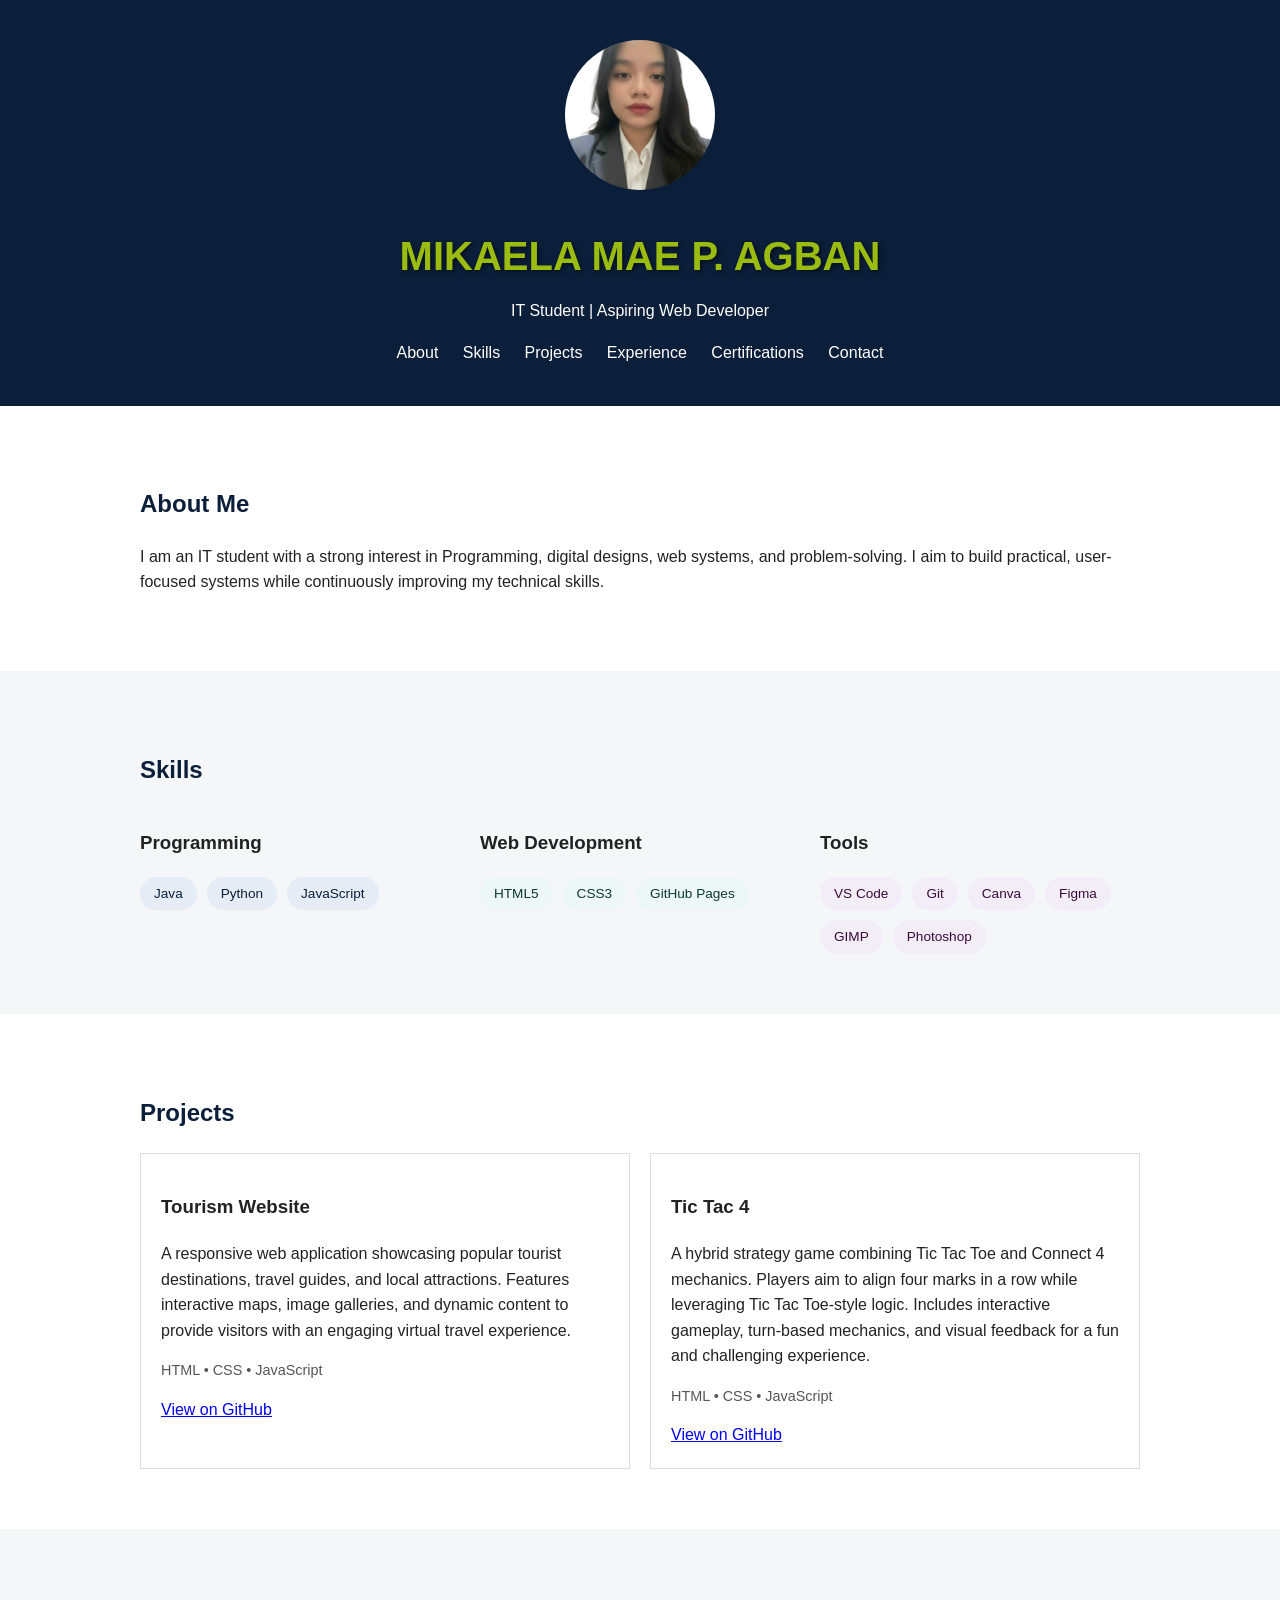
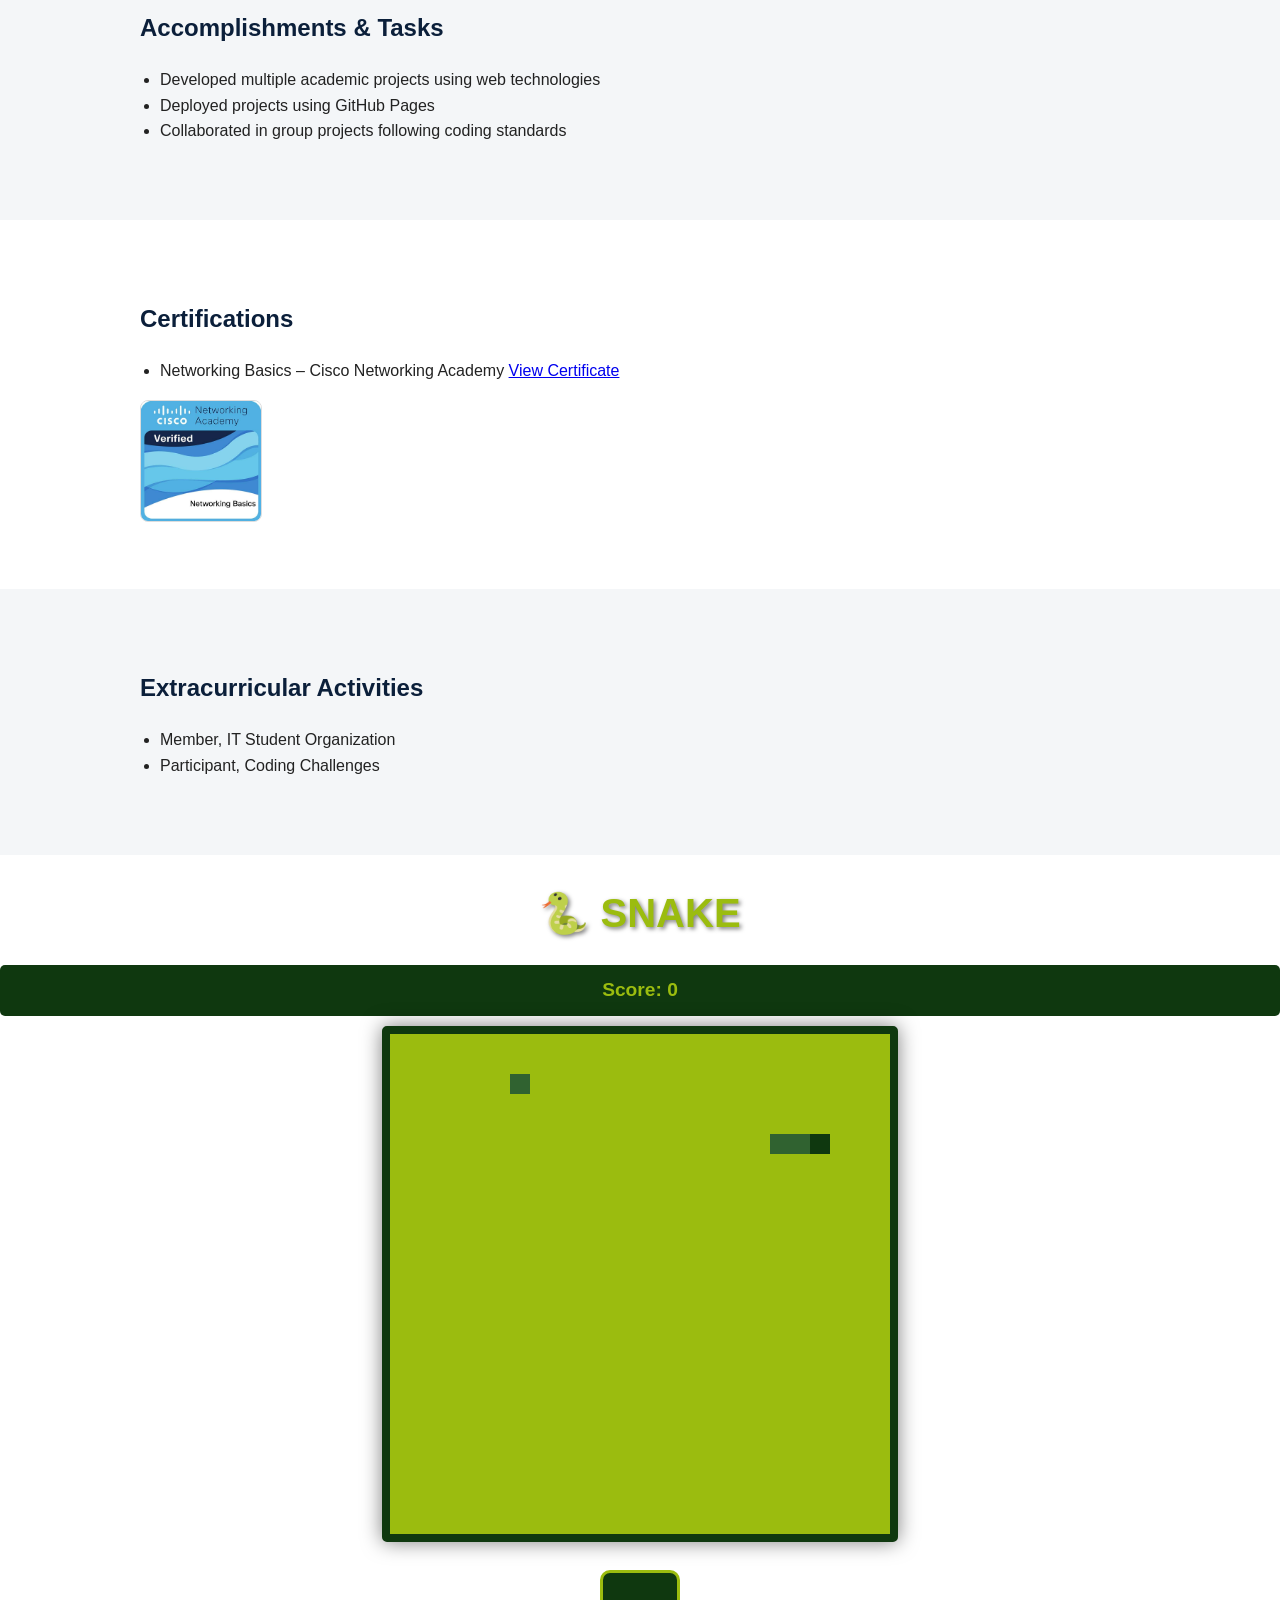
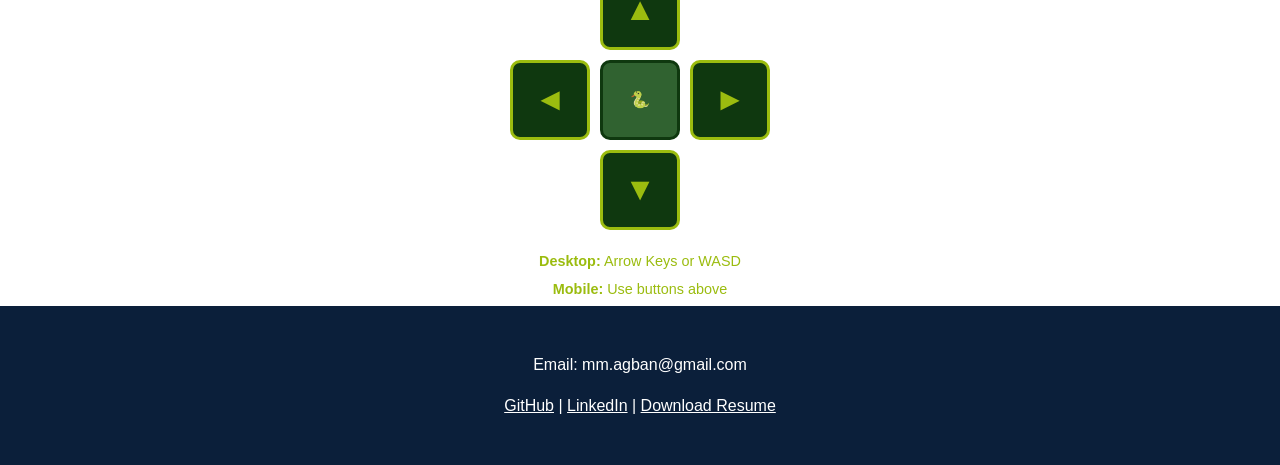
<file: index.html>
<!DOCTYPE html>
<html lang="en">
<head>
  <meta charset="UTF-8">
  <title>MIKAELA MAE P. AGBAN 9 | IT Portfolio</title>
  <link rel="stylesheet" href="assets/style.css">
</head>
<body>

  <!-- HEADER -->
  <header class="header">
  <div class="container header-content">

    <div class="profile">
      <img src="assets/meme.jpg" alt="Profile Photo">
      <div>
        <h1>MIKAELA MAE P. AGBAN</h1>
        <p class="title">IT Student | Aspiring Web Developer</p>
      </div>
    </div>

    <nav>
      <a href="#about">About</a>
      <a href="#skills">Skills</a>
      <a href="#projects">Projects</a>
      <a href="#experience">Experience</a>
      <a href="#certifications">Certifications</a>
      <a href="#contact">Contact</a>
    </nav>

  </div>
</header>

  <!-- ABOUT -->
  <section id="about" class="section reveal">
    <div class="container">
      <h2>About Me</h2>
      <p>
        I am an IT student with a strong interest in Programming, digital designs,
        web systems, and problem-solving. I aim to build practical,
        user-focused systems while continuously improving my technical skills.
      </p>
    </div>
  </section>

  <!-- SKILLS -->
  <section id="skills" class="section alt reveal">
    <div class="container">
      <h2>Skills</h2>

      <div class="skills-grid">
        <div>
            <h3>Programming</h3>
            <div class="skill-tags programming">
                <span>Java</span>
                <span>Python</span>
                <span>JavaScript</span>
            </div>
        </div>

        <div>
            <h3>Web Development</h3>
            <div class="skill-tags web">
                <span>HTML5</span>
                <span>CSS3</span>
                <span>GitHub Pages</span>
            </div>
        </div>

        <div>
            <h3>Tools</h3>
            <div class="skill-tags tools">
                <span>VS Code</span>
                <span>Git</span>
                <span>Canva</span>
                <span>Figma</span>
                <span>GIMP</span>
                <span>Photoshop</span>
            </div>
        </div>
        </div>

        </section>

        <!-- PROJECTS -->
        <section id="projects" class="section reveal">
            <div class="container">
            <h2>Projects</h2>

            <div class="project-grid">
                <div class="project-card">
                <h3>Tourism Website</h3>
                <p>
                    A responsive web application showcasing popular tourist destinations,
                    travel guides, and local attractions. Features interactive maps, image galleries,
                    and dynamic content to provide visitors with an engaging virtual travel experience.
                </p>
                <p class="tech">HTML • CSS • JavaScript</p>
                <a href="https://github.com/AngellaCasul/Tourism-website.git" target="_blank">
                    View on GitHub
                </a>
                </div>

                <div class="project-card">
                <h3>Tic Tac 4</h3>
                <p>
                     A hybrid strategy game combining Tic Tac Toe and Connect 4 mechanics.
                    Players aim to align four marks in a row while leveraging Tic Tac Toe-style
                    logic. Includes interactive gameplay, turn-based mechanics, and visual feedback for a fun and challenging experience.
                </p>
                <p class="tech">HTML • CSS • JavaScript</p>
                <a href="https://github.com/AngellaCasul/tictac4.git" target="_blank">
                    View on GitHub
                </a>
                </div>
            </div>
            </div>
  </section>

  <!-- ACCOMPLISHMENTS -->
  <section id="experience" class="section alt">
    <div class="container">
      <h2>Accomplishments & Tasks</h2>
      <ul class="bullet-list">
        <li>Developed multiple academic projects using web technologies</li>
        <li>Deployed projects using GitHub Pages</li>
        <li>Collaborated in group projects following coding standards</li>
      </ul>
    </div>
  </section>

  <!-- CERTIFICATIONS -->
  <section id="certifications" class="section">
    <div class="container">
      <h2>Certifications</h2>
      <ul class="bullet-list">
        <li>
          Networking Basics – Cisco Networking Academy  
          <a href="https://www.credly.com/badges/17c592c8-2447-4814-8ea8-7acd4c630507/public_url" target="_blank">View Certificate</a>
        </li>
      </ul>
      <div class="certification">
      <img src="assets/networking-basics.png" alt="Certificate Badge" class="cert-badge">
      </div>
    </div>
  </section>

  <!-- EXTRACURRICULARS -->
  <section class="section alt">
    <div class="container">
      <h2>Extracurricular Activities</h2>
      <ul class="bullet-list">
        <li>Member, IT Student Organization</li>
        <li>Participant, Coding Challenges</li>
      </ul>
    </div>
  </section>

  <div class="game-container">
        <h1>🐍 SNAKE</h1>
        <div class="score-board">
            Score: <span id="score">0</span>
        </div>
        <div style="position: relative;">
            <canvas id="gameCanvas" width="500" height="500"></canvas>
            <div id="gameOverScreen">
                <h2>GAME OVER!</h2>
                <p>Final Score: <span id="finalScore">0</span></p>
                <button class="restart-btn" onclick="restartGame()">PLAY AGAIN</button>
            </div>
        </div>
        
        <!-- Mobile Control Buttons -->
        <div class="mobile-controls">
            <button class="control-btn up" id="btnUp">▲</button>
            <button class="control-btn left" id="btnLeft">◄</button>
            <div class="control-btn center">🐍</div>
            <button class="control-btn right" id="btnRight">►</button>
            <button class="control-btn down" id="btnDown">▼</button>
        </div>

        <div class="keyboard-controls">
            <p><strong>Desktop:</strong> Arrow Keys or WASD</p>
            <p><strong>Mobile:</strong> Use buttons above</p>
        </div>
    </div>

  <!-- FOOTER -->
  <footer id="contact" class="footer">
    <div class="container">
      <p>Email: mm.agban@gmail.com</p>
      <p>
        <a href="https://github.com/AngellaCasul">GitHub</a> |
        <a href="https://linkedin.com/in/username">LinkedIn</a> |
        <a href="resume.pdf" download>Download Resume</a>
      </p>
    </div>
  </footer>

<script src="assets/script.js"></script>
</body>
</html>
</file>
<file: assets/style.css>
:root {
  --navy: #0b1f3a;
  --light-gray: #f4f6f8;
}

html {
  scroll-behavior: smooth;
}

body {
  margin: 0;
  font-family: "Segoe UI", Arial, sans-serif;
  color: #222;
  line-height: 1.6;
  background-color: white;
}

a {
  transition: color 0.2s ease, opacity 0.2s ease;
}

a:hover {
  opacity: 0.8;
}

.reveal {
  opacity: 0;
  transform: translateY(30px);
  transition: opacity 0.6s ease, transform 0.6s ease;
}

.reveal.active {
  opacity: 1;
  transform: translateY(0);
}

.container {
  width: 85%;
  max-width: 1000px;
  margin: auto;
}

/* Header */
.header {
  background-color: var(--navy);
  color: white;
  padding: 40px 0;
  text-align: center;
}

.header nav a {
  color: white;
  margin: 0 10px;
  text-decoration: none;
  font-weight: 500;
}

.header nav a:hover {
  text-decoration: underline;
}

.profile img {
  width: 150px;
  height: 150px;
  border-radius: 50%;
  object-fit: cover;
  margin-bottom: auto;
}

/* Certificate badge image */
.cert-badge {
  width: 120px;
  height: auto;
  border-radius: 8px;
  object-fit: contain;
  border: 1px solid #ddd;
}

.title {
  margin-top: -10px;
  font-size: 1rem;
}

/* Sections */
.section {
  padding: 60px 0;
}

.section.alt {
  background-color: var(--light-gray);
}

h2 {
  color: var(--navy);
  margin-bottom: 20px;
}

/* Skills */
.skills-grid {
  display: grid;
  grid-template-columns: repeat(auto-fit, minmax(200px, 1fr));
  gap: 20px;
}

/* Skill badges */
.skill-tags {
  display: flex;
  flex-wrap: wrap;
  gap: 10px;
}

.skill-tags span {
  padding: 6px 14px;
  border-radius: 20px;
  font-size: 0.85rem;
  font-weight: 500;
  background-color: #eee;
  color: #333;
}

/* Category colors */
.skill-tags.programming span {
  background-color: #e6ecf5;
  color: #0b1f3a;
}

.skill-tags.web span {
  background-color: #edf7f6;
  color: #0b3a36;
}

.skill-tags.tools span {
  background-color: #f3edf7;
  color: #3a0b3a;
}

.skill-tags span {
  transition: transform 0.2s ease, box-shadow 0.2s ease;
}

.skill-tags span:hover {
  transform: translateY(-3px);
  box-shadow: 0 4px 10px rgba(0,0,0,0.1);
}

/* Projects */
.project-grid {
  display: grid;
  grid-template-columns: repeat(auto-fit, minmax(280px, 1fr));
  gap: 20px;
}

.project-card {
  border: 1px solid #ddd;
  padding: 20px;
  background-color: white;
  transition: transform 0.3s ease, box-shadow 0.3s ease;
  cursor: pointer;
}

.project-card .tech {
  font-size: 0.9rem;
  color: #555;
}

.project-card:hover {
  transform: translateY(-6px);
  box-shadow: 0 12px 25px rgba(0,0,0,0.12);
}

/* Lists */
.bullet-list {
  padding-left: 20px;
}

/* Footer */
.footer {
  background-color: var(--navy);
  color: white;
  text-align: center;
  padding: 30px 0;
}

.footer a {
  color: white;
  text-decoration: underline;
}

.game-container {
            text-align: center;
            max-width: 100%;
        }

        h1 {
            color: #9bbc0f;
            margin-bottom: 20px;
            font-size: 2.5em;
            text-shadow: 2px 2px 4px rgba(0, 0, 0, 0.5);
        }

        .score-board {
            background-color: #0f380f;
            color: #9bbc0f;
            padding: 10px 20px;
            margin-bottom: 10px;
            border-radius: 5px;
            font-size: 1.2em;
            font-weight: bold;
        }

        canvas {
            background-color: #9bbc0f;
            border: 8px solid #0f380f;
            border-radius: 5px;
            box-shadow: 0 0 20px rgba(0, 0, 0, 0.5);
            max-width: 100%;
            height: auto;
        }

        .mobile-controls {
            margin-top: 20px;
            display: grid;
            grid-template-columns: repeat(3, 80px);
            grid-template-rows: repeat(3, 80px);
            gap: 10px;
            justify-content: center;
        }

        .control-btn {
            background-color: #0f380f;
            color: #9bbc0f;
            border: 3px solid #9bbc0f;
            border-radius: 10px;
            font-size: 2em;
            font-weight: bold;
            cursor: pointer;
            transition: all 0.1s;
            user-select: none;
            -webkit-tap-highlight-color: transparent;
            display: flex;
            align-items: center;
            justify-content: center;
        }

        .control-btn:active {
            background-color: #9bbc0f;
            color: #0f380f;
            transform: scale(0.95);
        }

        .control-btn.up {
            grid-column: 2;
            grid-row: 1;
        }

        .control-btn.left {
            grid-column: 1;
            grid-row: 2;
        }

        .control-btn.center {
            grid-column: 2;
            grid-row: 2;
            background-color: #306230;
            border-color: #0f380f;
            font-size: 1em;
            cursor: default;
        }

        .control-btn.right {
            grid-column: 3;
            grid-row: 2;
        }

        .control-btn.down {
            grid-column: 2;
            grid-row: 3;
        }

        .keyboard-controls {
            margin-top: 20px;
            color: #9bbc0f;
            font-size: 0.9em;
        }

        .keyboard-controls p {
            margin: 5px 0;
        }

        #gameOverScreen {
            position: absolute;
            display: none;
            flex-direction: column;
            justify-content: center;
            align-items: center;
            background-color: rgba(15, 56, 15, 0.9);
            color: #9bbc0f;
            border-radius: 10px;
            padding: 40px;
            top: 50%;
            left: 50%;
            transform: translate(-50%, -50%);
            z-index: 10;
        }

        #gameOverScreen.show {
            display: flex;
        }

        #gameOverScreen h2 {
            font-size: 3em;
            margin-bottom: 20px;
        }

        #gameOverScreen p {
            font-size: 1.5em;
            margin: 10px 0;
        }

        .restart-btn {
            background-color: #9bbc0f;
            color: #0f380f;
            border: none;
            padding: 15px 30px;
            font-size: 1.2em;
            font-weight: bold;
            border-radius: 5px;
            cursor: pointer;
            margin-top: 20px;
            transition: transform 0.2s;
        }

        .restart-btn:hover {
            transform: scale(1.1);
        }

        .restart-btn:active {
            transform: scale(0.95);
        }

        @media (max-width: 600px) {
            h1 {
                font-size: 2em;
            }

            canvas {
                width: 100%;
                height: auto;
            }

            .mobile-controls {
                grid-template-columns: repeat(3, 70px);
                grid-template-rows: repeat(3, 70px);
            }

            .control-btn {
                font-size: 1.5em;
            }

            .keyboard-controls {
                font-size: 0.8em;
            }

            #gameOverScreen {
                padding: 30px;
            }

            #gameOverScreen h2 {
                font-size: 2em;
            }

            #gameOverScreen p {
                font-size: 1.2em;
            }
        }
</file>
